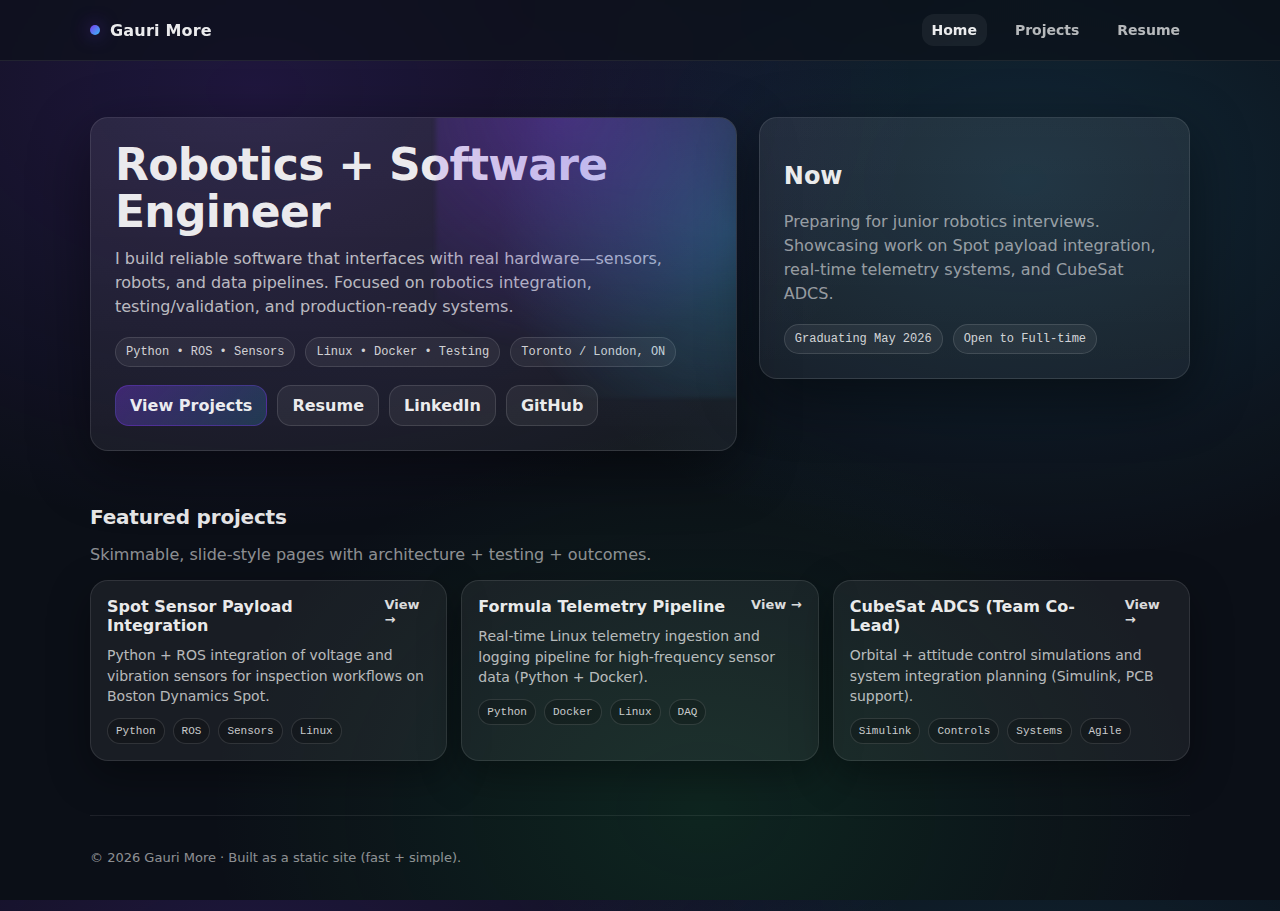
<file: index.html>
<!doctype html>
<html lang="en">
<head>
  <meta charset="utf-8" />
  <meta name="viewport" content="width=device-width,initial-scale=1" />
  <title>Gauri More — Portfolio</title>
  <link rel="stylesheet" href="assets/style.css" />
</head>
<body>
  <div class="nav">
    <div class="container nav-inner">
      <div class="brand"><span class="dot"></span> Gauri More</div>
      <div class="nav-links">
        <a class="active" href="index.html">Home</a>
        <a href="projects.html">Projects</a>
        <a href="assets/Gauri_More_Resume.pdf">Resume</a>
      </div>
    </div>
  </div>

  <main class="container">
    <section class="hero">
      <div class="hero-grid">
        <div class="h-card">
          <div class="glow"></div>
          <h1>Robotics + Software<br/>Engineer</h1>
          <p class="sub">
            I build reliable software that interfaces with real hardware—sensors, robots, and data pipelines.
            Focused on robotics integration, testing/validation, and production-ready systems.
          </p>
          <div class="badges">
            <span class="badge">Python • ROS • Sensors</span>
            <span class="badge">Linux • Docker • Testing</span>
            <span class="badge">Toronto / London, ON</span>
          </div>
          <div class="btns">
            <a class="btn primary" href="projects.html">View Projects</a>
            <a class="btn" href="assets/Gauri_More_Resume.pdf">Resume</a>
            <a class="btn" href="https://www.linkedin.com/">LinkedIn</a>
            <a class="btn" href="https://github.com/">GitHub</a>
          </div>
        </div>

        <div class="h-card">
          <h2>Now</h2>
          <p class="sub muted">
            Preparing for junior robotics interviews. Showcasing work on Spot payload integration,
            real-time telemetry systems, and CubeSat ADCS.
          </p>
          <div class="badges">
            <span class="badge">Graduating May 2026</span>
            <span class="badge">Open to Full-time</span>
          </div>
        </div>
      </div>
    </section>

    <section class="section">
      <h2>Featured projects</h2>
      <p class="muted">Skimmable, slide-style pages with architecture + testing + outcomes.</p>
      <div id="projectsGrid" class="grid"></div>
    </section>

    <div class="footer">
      © <span id="y"></span> Gauri More · Built as a static site (fast + simple).
    </div>
  </main>

  <script src="assets/main.js"></script>
  <script>document.getElementById("y").textContent = new Date().getFullYear();</script>
</body>
</html>
</file>
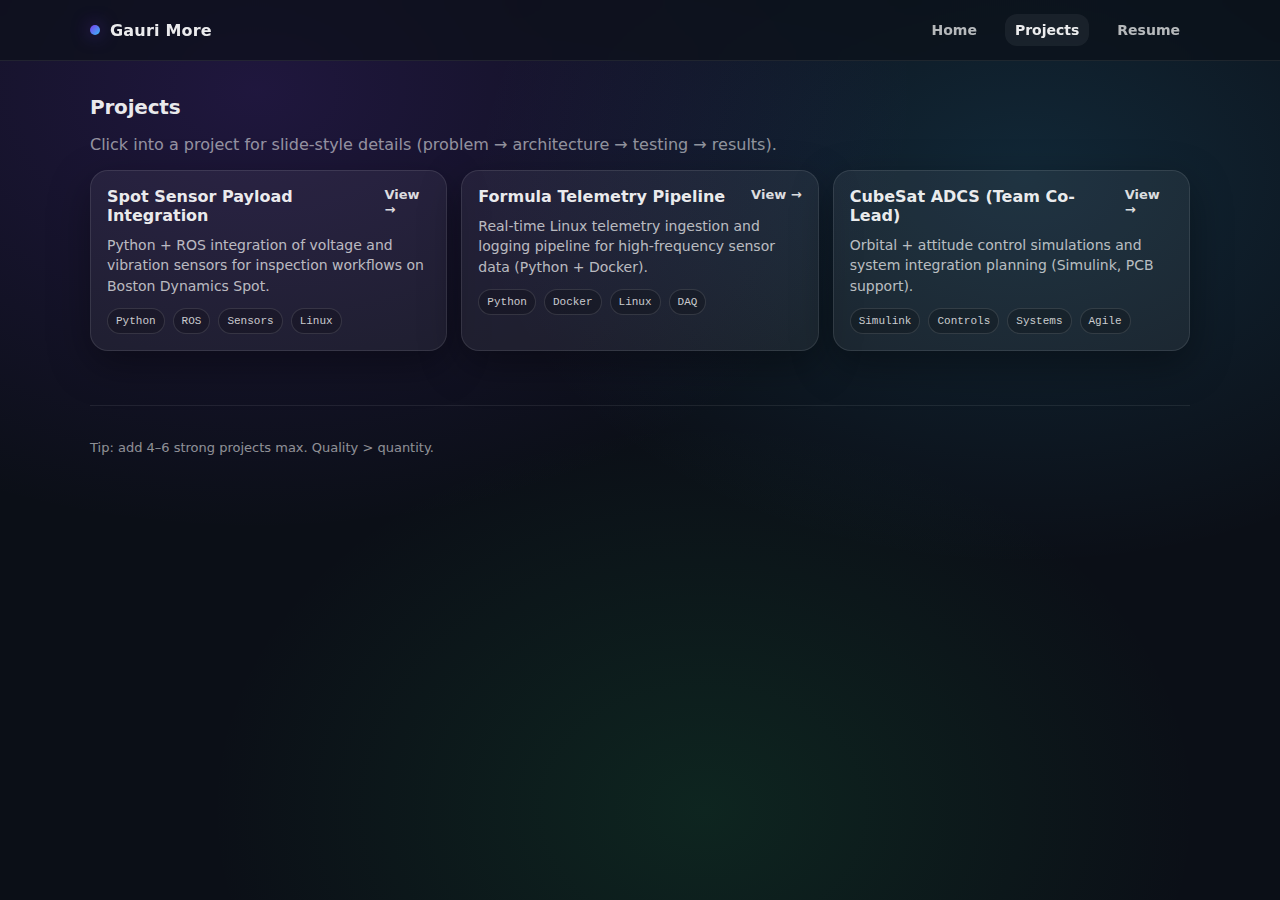
<file: projects.html>
<!doctype html>
<html lang="en">
<head>
  <meta charset="utf-8" />
  <meta name="viewport" content="width=device-width,initial-scale=1" />
  <title>Projects — Gauri More</title>
  <link rel="stylesheet" href="assets/style.css" />
</head>
<body>
  <div class="nav">
    <div class="container nav-inner">
      <div class="brand"><span class="dot"></span> Gauri More</div>
      <div class="nav-links">
        <a href="index.html">Home</a>
        <a class="active" href="projects.html">Projects</a>
        <a href="assets/Gauri_More_Resume.pdf">Resume</a>
      </div>
    </div>
  </div>

  <main class="container">
    <section class="section" style="padding-top:34px;">
      <h2>Projects</h2>
      <p class="muted">Click into a project for slide-style details (problem → architecture → testing → results).</p>
      <div id="projectsGrid" class="grid"></div>
    </section>

    <div class="footer">Tip: add 4–6 strong projects max. Quality > quantity.</div>
  </main>

  <script src="assets/main.js"></script>
</body>
</html>
</file>
<file: assets/style.css>
:root{
  --bg: #0b0f17;
  --panel: rgba(255,255,255,0.06);
  --panel2: rgba(255,255,255,0.08);
  --stroke: rgba(255,255,255,0.10);
  --text: rgba(255,255,255,0.92);
  --muted: rgba(255,255,255,0.70);
  --muted2: rgba(255,255,255,0.55);
  --accent: #7c3aed;   /* purple */
  --accent2:#22c55e;   /* green */
  --accent3:#38bdf8;   /* cyan */
  --shadow: 0 18px 60px rgba(0,0,0,0.45);
  --radius: 18px;
  --max: 1100px;
  --mono: ui-monospace, SFMono-Regular, Menlo, Monaco, Consolas, "Liberation Mono", "Courier New", monospace;
  --sans: ui-sans-serif, system-ui, -apple-system, Segoe UI, Roboto, Helvetica, Arial, "Apple Color Emoji", "Segoe UI Emoji";
}

*{ box-sizing: border-box; }
html,body{ height:100%; }
body{
  margin:0;
  font-family: var(--sans);
  color: var(--text);
  background: radial-gradient(1200px 800px at 20% 10%, rgba(124,58,237,0.18), transparent 55%),
              radial-gradient(1000px 700px at 80% 20%, rgba(56,189,248,0.14), transparent 55%),
              radial-gradient(900px 700px at 55% 90%, rgba(34,197,94,0.12), transparent 55%),
              var(--bg);
}

a{ color: inherit; text-decoration: none; }
a:hover{ opacity: 0.92; }

.container{
  width: min(var(--max), calc(100% - 48px));
  margin: 0 auto;
}

.nav{
  position: sticky;
  top: 0;
  z-index: 50;
  backdrop-filter: blur(12px);
  background: rgba(11,15,23,0.65);
  border-bottom: 1px solid rgba(255,255,255,0.08);
}
.nav-inner{
  display:flex;
  align-items:center;
  justify-content:space-between;
  padding: 14px 0;
}
.brand{
  display:flex; gap:10px; align-items:center;
  font-weight: 700; letter-spacing: 0.2px;
}
.dot{
  width: 10px; height:10px; border-radius: 50%;
  background: linear-gradient(135deg, var(--accent), var(--accent3));
  box-shadow: 0 0 18px rgba(124,58,237,0.55);
}
.nav-links{
  display:flex; gap: 18px; align-items:center;
  color: var(--muted);
  font-weight: 600;
  font-size: 14px;
}
.nav-links a{ padding: 8px 10px; border-radius: 12px; }
.nav-links a.active, .nav-links a:hover{
  color: var(--text);
  background: rgba(255,255,255,0.06);
}

.hero{
  padding: 56px 0 28px;
}
.hero-grid{
  display:grid;
  grid-template-columns: 1.2fr 0.8fr;
  gap: 22px;
  align-items: start;
}
@media (max-width: 900px){
  .hero-grid{ grid-template-columns: 1fr; }
}
.h-card{
  border: 1px solid rgba(255,255,255,0.10);
  background: linear-gradient(180deg, rgba(255,255,255,0.08), rgba(255,255,255,0.05));
  border-radius: var(--radius);
  box-shadow: var(--shadow);
  padding: 24px;
  position: relative;
  overflow:hidden;
}
.glow{
  position:absolute; inset:-140px -120px auto auto;
  width: 420px; height: 420px;
  background: radial-gradient(circle at 30% 30%, rgba(124,58,237,0.35), transparent 60%),
              radial-gradient(circle at 70% 60%, rgba(56,189,248,0.25), transparent 60%);
  filter: blur(2px);
  pointer-events:none;
}
h1{
  margin:0 0 12px;
  font-size: 44px;
  line-height: 1.06;
  letter-spacing:-0.7px;
}
.sub{
  color: var(--muted);
  font-size: 16px;
  line-height: 1.5;
  margin: 0 0 18px;
}
.badges{
  display:flex; gap:10px; flex-wrap: wrap;
}
.badge{
  font-family: var(--mono);
  font-size: 12px;
  color: rgba(255,255,255,0.80);
  border: 1px solid rgba(255,255,255,0.12);
  background: rgba(255,255,255,0.06);
  padding: 7px 10px;
  border-radius: 999px;
}

.btns{ display:flex; gap:10px; flex-wrap: wrap; margin-top: 18px; }
.btn{
  display:inline-flex; align-items:center; gap:10px;
  padding: 10px 14px;
  border-radius: 14px;
  font-weight: 700;
  border: 1px solid rgba(255,255,255,0.12);
  background: rgba(255,255,255,0.06);
}
.btn.primary{
  border: 1px solid rgba(124,58,237,0.35);
  background: linear-gradient(135deg, rgba(124,58,237,0.35), rgba(56,189,248,0.18));
}
.btn:hover{ transform: translateY(-1px); transition: 120ms ease; }

.section{
  padding: 26px 0 54px;
}
.section h2{
  margin: 0 0 12px;
  font-size: 20px;
  letter-spacing: -0.2px;
}
.muted{ color: var(--muted2); }

.grid{
  display:grid;
  grid-template-columns: repeat(3, 1fr);
  gap: 14px;
}
@media (max-width: 1000px){
  .grid{ grid-template-columns: repeat(2, 1fr); }
}
@media (max-width: 640px){
  .grid{ grid-template-columns: 1fr; }
}
.card{
  border: 1px solid rgba(255,255,255,0.10);
  background: rgba(255,255,255,0.06);
  border-radius: var(--radius);
  padding: 16px;
  box-shadow: 0 14px 40px rgba(0,0,0,0.35);
  transition: transform 140ms ease, background 140ms ease, border 140ms ease;
}
.card:hover{
  transform: translateY(-3px);
  background: rgba(255,255,255,0.08);
  border: 1px solid rgba(255,255,255,0.14);
}
.card-top{
  display:flex; justify-content:space-between; gap: 12px; align-items:flex-start;
}
.card h3{ margin:0; font-size: 16px; }
.card p{ margin: 10px 0 12px; color: var(--muted); line-height:1.45; font-size: 14px; }
.chips{ display:flex; flex-wrap: wrap; gap: 8px; }
.chip{
  font-family: var(--mono);
  font-size: 11px;
  color: rgba(255,255,255,0.78);
  border: 1px solid rgba(255,255,255,0.12);
  background: rgba(0,0,0,0.20);
  padding: 6px 8px;
  border-radius: 999px;
}
.smalllink{
  color: rgba(255,255,255,0.85);
  font-weight: 700;
  font-size: 13px;
}
.footer{
  padding: 34px 0 46px;
  border-top: 1px solid rgba(255,255,255,0.08);
  color: var(--muted2);
  font-size: 13px;
}

/* Slide-style project pages */
.slides{
  height: calc(100vh - 60px);
  overflow-y: auto;
  scroll-snap-type: y mandatory;
  border-radius: var(--radius);
  border: 1px solid rgba(255,255,255,0.10);
  background: rgba(255,255,255,0.04);
  box-shadow: var(--shadow);
}
.slide{
  min-height: calc(100vh - 60px);
  scroll-snap-align: start;
  padding: 28px;
  border-bottom: 1px solid rgba(255,255,255,0.08);
  display:flex;
  align-items:center;
}
.slide-inner{
  width: min(900px, 100%);
}
.kicker{
  font-family: var(--mono);
  font-size: 12px;
  color: rgba(255,255,255,0.68);
  letter-spacing: 0.6px;
  text-transform: uppercase;
}
.slide h1, .slide h2{ margin: 10px 0 10px; }
.slide h2{ font-size: 28px; }
.bullets{
  margin: 12px 0 0;
  padding-left: 18px;
  color: var(--muted);
  line-height: 1.6;
}
.media{
  margin-top: 16px;
  border: 1px solid rgba(255,255,255,0.10);
  border-radius: 16px;
  overflow: hidden;
  background: rgba(0,0,0,0.25);
}
.media img{ width:100%; height:auto; display:block; }
</file>
